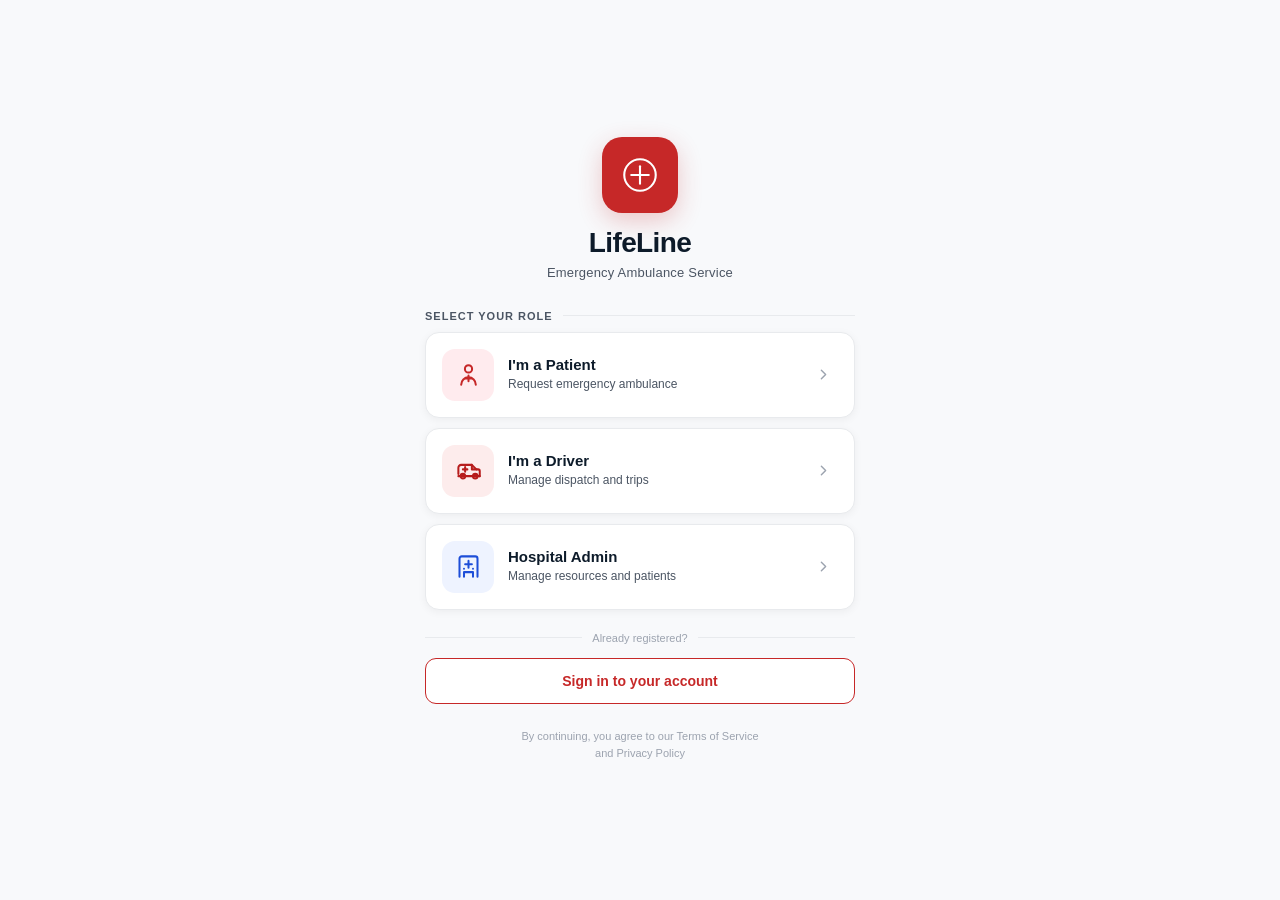
<file: frontend/index_role.html>
<!DOCTYPE html>
<html lang="en">
<head>
  <meta charset="UTF-8" />
  <meta name="viewport" content="width=device-width, initial-scale=1.0" />

  <title>LifeLine — Emergency Ambulance Service</title>

  <style>
    /* =========================================================
       RESET
    ========================================================= */
    *,
    *::before,
    *::after {
      margin: 0;
      padding: 0;
      box-sizing: border-box;
    }

    /* =========================================================
       THEME
    ========================================================= */
    :root {
      --red:        #C62828;
      --red-dark:   #B71C1C;
      --red-deep:   #8E0000;
      --red-light:  #FFEBEE;
      --red-mid:    #E57373;

      --navy:       #0D1B2A;
      --navy-mid:   #162536;

      --white:      #FFFFFF;
      --off-white:  #F8F9FB;

      --gray-100:   #E8EAED;
      --gray-200:   #D1D5DB;
      --gray-400:   #9CA3AF;
      --gray-600:   #4B5563;
      --gray-800:   #1F2937;

      --success:    #16803C;

      --font:
        -apple-system,
        BlinkMacSystemFont,
        "Segoe UI",
        Roboto,
        "Helvetica Neue",
        Arial,
        sans-serif;
    }

    /* =========================================================
       PAGE
    ========================================================= */
    html,
    body {
      width: 100%;
      min-height: 100%;
    }

    body {
      font-family: var(--font);
      background: var(--off-white);
      color: var(--gray-800);

      min-height: 100vh;

      display: flex;
      justify-content: center;
      align-items: center;

      padding: 40px 20px;
    }

    /* =========================================================
       MAIN CONTAINER
    ========================================================= */
    .container {
      width: 100%;
      max-width: 430px;

      display: flex;
      flex-direction: column;
      align-items: center;
    }

    /* =========================================================
       BRAND
    ========================================================= */
    .brand {
      text-align: center;
      margin-bottom: 30px;
    }

    /*
      Professional LifeLine medical logo
    */
    .brand-emblem {
      width: 76px;
      height: 76px;

      background: var(--red);
      border-radius: 20px;

      display: flex;
      align-items: center;
      justify-content: center;

      margin: 0 auto 15px;

      box-shadow:
        0 8px 24px rgba(198, 40, 40, 0.24);

      position: relative;
    }

    .brand-emblem svg {
      width: 42px;
      height: 42px;

      fill: none;
      stroke: #FFFFFF;

      stroke-width: 2.4;
      stroke-linecap: round;
      stroke-linejoin: round;
    }

    .brand h1 {
      font-size: 28px;
      line-height: 1.1;

      font-weight: 800;

      color: var(--navy);

      letter-spacing: -0.6px;
    }

    .brand p {
      margin-top: 6px;

      font-size: 13px;

      color: var(--gray-600);

      letter-spacing: 0.2px;
    }

    /* =========================================================
       SECTION HEADER
    ========================================================= */
    .section-header {
      width: 100%;

      display: flex;
      align-items: center;
      gap: 10px;

      margin-bottom: 10px;
    }

    .section-header span {
      font-size: 11px;

      font-weight: 700;

      color: var(--gray-600);

      text-transform: uppercase;

      letter-spacing: 1px;

      white-space: nowrap;
    }

    .section-header::after {
      content: "";

      flex: 1;

      height: 1px;

      background: var(--gray-100);
    }

    /* =========================================================
       ROLE LIST
    ========================================================= */
    .roles {
      width: 100%;

      display: flex;
      flex-direction: column;

      gap: 10px;

      margin-bottom: 22px;
    }

    /* =========================================================
       ROLE CARD
    ========================================================= */
    .role-card {
      width: 100%;

      min-height: 84px;

      display: flex;
      align-items: center;

      gap: 14px;

      padding: 16px;

      background: var(--white);

      border: 1.5px solid var(--gray-100);

      border-radius: 14px;

      text-decoration: none;

      cursor: pointer;

      box-shadow:
        0 2px 8px rgba(0, 0, 0, 0.05);

      transition:
        transform 0.15s ease,
        border-color 0.15s ease,
        box-shadow 0.15s ease,
        background 0.15s ease;

      -webkit-tap-highlight-color: transparent;
    }

    .role-card:hover {
      background: var(--white);

      border-color: var(--red-mid);

      transform: translateY(-2px);

      box-shadow:
        0 8px 22px rgba(198, 40, 40, 0.12);
    }

    .role-card:active {
      transform: translateY(0);
    }

    /* =========================================================
       ROLE ICON
    ========================================================= */
    .role-icon-wrap {
      width: 52px;
      height: 52px;

      flex-shrink: 0;

      border-radius: 13px;

      display: flex;
      align-items: center;
      justify-content: center;
    }

    .role-icon-wrap svg {
      width: 27px;
      height: 27px;

      fill: none;

      stroke: currentColor;

      stroke-width: 1.8;

      stroke-linecap: round;
      stroke-linejoin: round;
    }

    /* Patient */
    .role-icon-wrap.patient {
      background: var(--red-light);
      color: var(--red);
    }

    /* Driver */
    .role-icon-wrap.driver {
      background: #FDECEC;
      color: var(--red-dark);
    }

    /* Hospital */
    .role-icon-wrap.hospital {
      background: #EEF3FF;
      color: #1D4ED8;
    }

    /* =========================================================
       ROLE TEXT
    ========================================================= */
    .role-info {
      flex: 1;
      min-width: 0;
    }

    .role-info h3 {
      font-size: 15px;

      font-weight: 750;

      color: var(--navy);

      margin-bottom: 3px;
    }

    .role-info p {
      font-size: 12px;

      color: var(--gray-600);

      line-height: 1.4;
    }

    /* =========================================================
       ARROW
    ========================================================= */
    .role-arrow {
      width: 30px;
      height: 30px;

      flex-shrink: 0;

      display: flex;
      align-items: center;
      justify-content: center;

      border-radius: 50%;

      color: var(--gray-400);

      transition:
        background 0.15s ease,
        color 0.15s ease,
        transform 0.15s ease;
    }

    .role-card:hover .role-arrow {
      background: var(--red-light);

      color: var(--red);

      transform: translateX(2px);
    }

    .role-arrow svg {
      width: 17px;
      height: 17px;

      fill: none;

      stroke: currentColor;

      stroke-width: 2;

      stroke-linecap: round;
      stroke-linejoin: round;
    }

    /* =========================================================
       SIGN-IN DIVIDER
    ========================================================= */
    .divider {
      width: 100%;

      display: flex;
      align-items: center;

      gap: 10px;

      margin-bottom: 14px;
    }

    .divider-line {
      flex: 1;

      height: 1px;

      background: var(--gray-100);
    }

    .divider span {
      font-size: 11px;

      color: var(--gray-400);

      white-space: nowrap;
    }

    /* =========================================================
       SIGN-IN BUTTON
    ========================================================= */
    .signin-btn {
      width: 100%;

      padding: 14px 16px;

      background: var(--white);

      color: var(--red);

      border: 1.5px solid var(--red);

      border-radius: 11px;

      font-size: 14px;

      font-weight: 700;

      text-decoration: none;

      text-align: center;

      cursor: pointer;

      transition:
        background 0.15s ease,
        color 0.15s ease,
        box-shadow 0.15s ease;
    }

    .signin-btn:hover {
      background: var(--red);

      color: var(--white);

      box-shadow:
        0 5px 14px rgba(198, 40, 40, 0.20);
    }

    /* =========================================================
       FOOTER
    ========================================================= */
    .footer {
      margin-top: 24px;

      text-align: center;

      font-size: 11px;

      line-height: 1.6;

      color: var(--gray-400);
    }

    /* =========================================================
       MOBILE
    ========================================================= */
    @media (max-width: 500px) {

      body {
        padding: 28px 16px;
      }

      .container {
        max-width: 100%;
      }

      .brand {
        margin-bottom: 25px;
      }

      .brand-emblem {
        width: 68px;
        height: 68px;

        border-radius: 18px;
      }

      .brand-emblem svg {
        width: 38px;
        height: 38px;
      }

      .brand h1 {
        font-size: 25px;
      }

      .role-card {
        min-height: 80px;

        padding: 14px;
      }

      .role-icon-wrap {
        width: 48px;
        height: 48px;
      }
    }
  </style>
</head>

<body>

  <main class="container">

    <!-- =====================================================
         LIFELINE BRAND
    ====================================================== -->
    <div class="brand">

      <div class="brand-emblem">

        <!-- Medical Cross / LifeLine SVG -->
        <svg viewBox="0 0 48 48" aria-hidden="true">

          <path
            d="M24 6
               C14.1 6 6 14.1 6 24
               C6 33.9 14.1 42 24 42
               C33.9 42 42 33.9 42 24
               C42 14.1 33.9 6 24 6Z"
          />

          <path d="M24 14V34" />
          <path d="M14 24H34" />

        </svg>

      </div>

      <h1>LifeLine</h1>

      <p>Emergency Ambulance Service</p>

    </div>


    <!-- =====================================================
         ROLE HEADER
    ====================================================== -->
    <div class="section-header">
      <span>Select your role</span>
    </div>


    <!-- =====================================================
         ROLE CARDS
    ====================================================== -->
    <div class="roles">


      <!-- ===================================================
           PATIENT
      ==================================================== -->
      <div
        class="role-card"
        onclick="go('patient')"
        role="button"
        tabindex="0"
        onkeydown="handleRoleKey(event, 'patient')"
      >

        <div class="role-icon-wrap patient">

          <!-- Patient SVG -->
          <svg viewBox="0 0 24 24" aria-hidden="true">

            <circle cx="12" cy="7" r="3.2"></circle>

            <path d="M5.5 21a6.5 6.5 0 0 1 13 0"></path>

            <path d="M12 13v5"></path>

            <path d="M9.5 15.5h5"></path>

          </svg>

        </div>

        <div class="role-info">

          <h3>I'm a Patient</h3>

          <p>Request emergency ambulance</p>

        </div>

        <span class="role-arrow">

          <svg viewBox="0 0 24 24" aria-hidden="true">
            <path d="M9 18l6-6-6-6"></path>
          </svg>

        </span>

      </div>


      <!-- ===================================================
           DRIVER
      ==================================================== -->
      <div
        class="role-card"
        onclick="go('driver')"
        role="button"
        tabindex="0"
        onkeydown="handleRoleKey(event, 'driver')"
      >

        <div class="role-icon-wrap driver">

          <!-- Ambulance / Driver SVG -->
          <svg viewBox="0 0 24 24" aria-hidden="true">

            <path d="M3 15V9.5A2.5 2.5 0 0 1 5.5 7H15l4 4h1.5A1.5 1.5 0 0 1 22 12.5V17"></path>

            <path d="M3 17h19"></path>

            <circle cx="7" cy="17" r="2"></circle>

            <circle cx="18" cy="17" r="2"></circle>

            <path d="M15 7v4h4"></path>

            <path d="M9 9v4"></path>

            <path d="M7 11h4"></path>

          </svg>

        </div>

        <div class="role-info">

          <h3>I'm a Driver</h3>

          <p>Manage dispatch and trips</p>

        </div>

        <span class="role-arrow">

          <svg viewBox="0 0 24 24" aria-hidden="true">
            <path d="M9 18l6-6-6-6"></path>
          </svg>

        </span>

      </div>


      <!-- ===================================================
           HOSPITAL
      ==================================================== -->
      <div
        class="role-card"
        onclick="go('hospital')"
        role="button"
        tabindex="0"
        onkeydown="handleRoleKey(event, 'hospital')"
      >

        <div class="role-icon-wrap hospital">

          <!-- Hospital SVG -->
          <svg viewBox="0 0 24 24" aria-hidden="true">

            <path d="M4 21V5a2 2 0 0 1 2-2h12a2 2 0 0 1 2 2v16"></path>

            <path d="M8 21v-4h8v4"></path>

            <path d="M12 7v6"></path>

            <path d="M9 10h6"></path>

            <path d="M8 14h.01"></path>

            <path d="M16 14h.01"></path>

          </svg>

        </div>

        <div class="role-info">

          <h3>Hospital Admin</h3>

          <p>Manage resources and patients</p>

        </div>

        <span class="role-arrow">

          <svg viewBox="0 0 24 24" aria-hidden="true">
            <path d="M9 18l6-6-6-6"></path>
          </svg>

        </span>

      </div>

    </div>


    <!-- =====================================================
         SIGN IN
    ====================================================== -->
    <div class="divider">

      <div class="divider-line"></div>

      <span>Already registered?</span>

      <div class="divider-line"></div>

    </div>


    <a href="/login" class="signin-btn">
      Sign in to your account
    </a>


    <!-- =====================================================
         FOOTER
    ====================================================== -->
    <p class="footer">
      By continuing, you agree to our Terms of Service
      <br />
      and Privacy Policy
    </p>

  </main>


  <!-- =======================================================
       JAVASCRIPT
  ======================================================== -->
  <script>

    function go(role) {

      sessionStorage.setItem('selected_role', role);

      window.location.href = '/register/' + role;

    }


    function handleRoleKey(event, role) {

      if (event.key === 'Enter' || event.key === ' ') {

        event.preventDefault();

        go(role);

      }

    }

  </script>

</body>
</html>
</file>
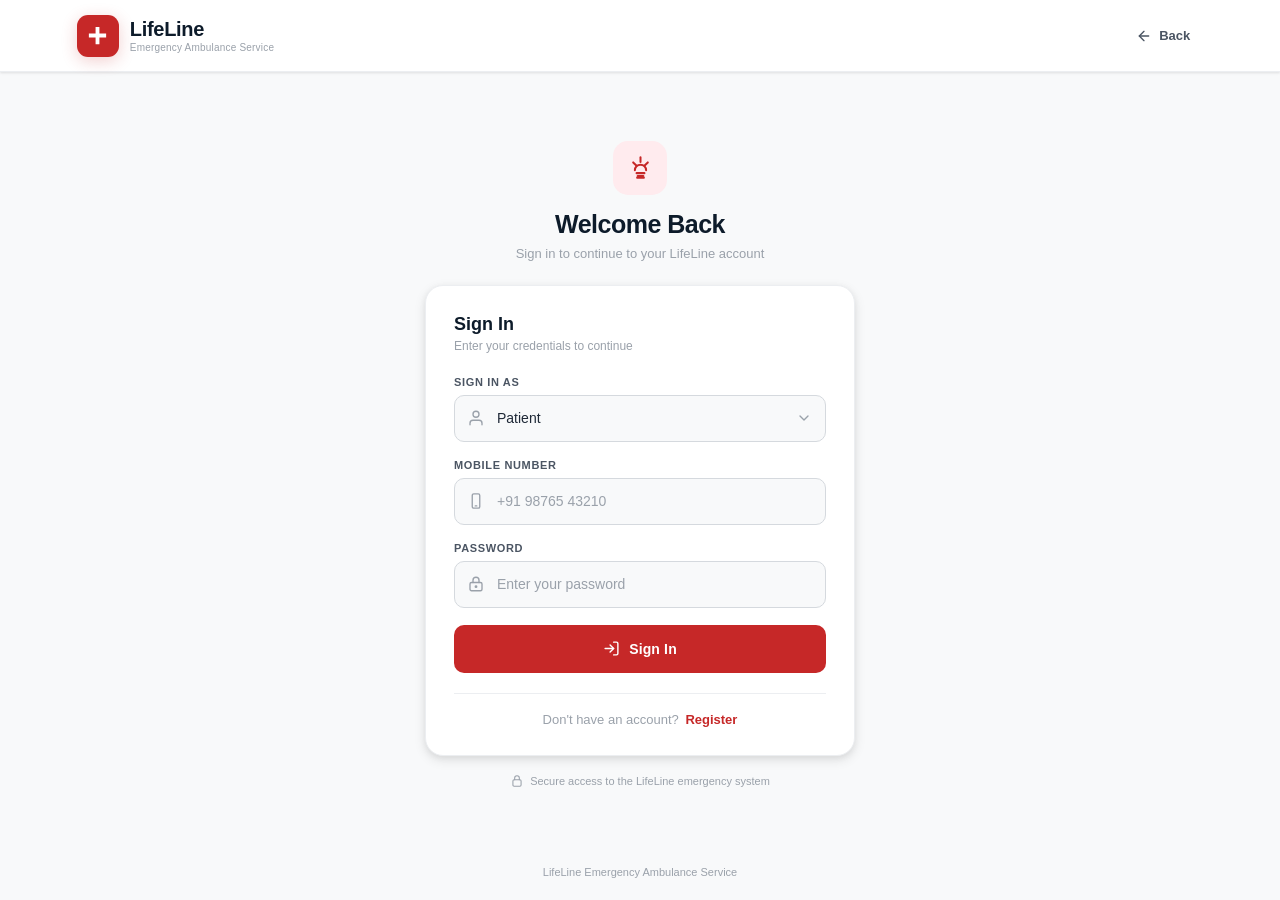
<file: frontend/login_page.html>
<!DOCTYPE html>
<html lang="en">
<head>
  <meta charset="UTF-8" />
  <meta name="viewport" content="width=device-width, initial-scale=1.0" />
  <title>LifeLine — Sign In</title>

  <style>
    *,
    *::before,
    *::after {
      margin: 0;
      padding: 0;
      box-sizing: border-box;
    }

    :root {
      --red: #C62828;
      --red-dark: #B71C1C;
      --red-deep: #8E0000;
      --red-light: #FFEBEE;
      --red-mid: #E57373;

      --navy: #0D1B2A;
      --navy-mid: #162536;

      --white: #FFFFFF;
      --off-white: #F8F9FA;

      --gray-100: #ECEEF1;
      --gray-200: #D5D9DE;
      --gray-400: #9AA1AA;
      --gray-600: #4B5563;
      --gray-800: #1F2937;

      --success: #16803C;

      --font:
        -apple-system,
        BlinkMacSystemFont,
        "Segoe UI",
        Roboto,
        "Helvetica Neue",
        Arial,
        sans-serif;

      --shadow-sm:
        0 1px 3px rgba(0, 0, 0, 0.08),
        0 1px 2px rgba(0, 0, 0, 0.04);

      --shadow-md:
        0 4px 12px rgba(0, 0, 0, 0.10),
        0 2px 6px rgba(0, 0, 0, 0.05);

      --shadow-red:
        0 4px 16px rgba(198, 40, 40, 0.22);
    }

    body {
      min-height: 100vh;
      font-family: var(--font);
      background: var(--off-white);
      color: var(--gray-800);
      display: flex;
      flex-direction: column;
    }

    /* =========================================
       HEADER
    ========================================= */

    .topbar {
      width: 100%;
      height: 72px;
      background: var(--white);
      border-bottom: 1px solid var(--gray-100);
      display: flex;
      align-items: center;
      justify-content: space-between;
      padding: 0 6%;
      box-shadow: var(--shadow-sm);
    }

    .brand {
      display: flex;
      align-items: center;
      gap: 11px;
      text-decoration: none;
      color: var(--navy);
    }

    .brand-logo {
      width: 42px;
      height: 42px;
      border-radius: 11px;
      background: var(--red);
      display: flex;
      align-items: center;
      justify-content: center;
      box-shadow: var(--shadow-red);
      flex-shrink: 0;
    }

    .brand-logo svg {
      width: 23px;
      height: 23px;
    }

    .brand-name {
      font-size: 20px;
      font-weight: 800;
      letter-spacing: -0.3px;
    }

    .brand-subtitle {
      font-size: 10px;
      color: var(--gray-400);
      margin-top: 1px;
      letter-spacing: 0.2px;
    }

    .back-link {
      display: inline-flex;
      align-items: center;
      gap: 7px;
      color: var(--gray-600);
      text-decoration: none;
      font-size: 13px;
      font-weight: 600;
      padding: 9px 13px;
      border-radius: 8px;
      transition: 0.2s ease;
    }

    .back-link svg {
      width: 16px;
      height: 16px;
    }

    .back-link:hover {
      color: var(--red);
      background: var(--red-light);
    }

    /* =========================================
       MAIN
    ========================================= */

    .main {
      flex: 1;
      display: flex;
      align-items: center;
      justify-content: center;
      padding: 45px 20px 55px;
    }

    .login-container {
      width: 100%;
      max-width: 430px;
    }

    /* =========================================
       PAGE INTRO
    ========================================= */

    .intro {
      text-align: center;
      margin-bottom: 24px;
    }

    .intro-icon {
      width: 54px;
      height: 54px;
      margin: 0 auto 14px;
      background: var(--red-light);
      color: var(--red);
      border-radius: 15px;
      display: flex;
      align-items: center;
      justify-content: center;
    }

    .intro-icon svg {
      width: 27px;
      height: 27px;
    }

    .intro h1 {
      font-size: 25px;
      line-height: 1.2;
      font-weight: 800;
      color: var(--navy);
      letter-spacing: -0.5px;
    }

    .intro p {
      margin-top: 7px;
      font-size: 13px;
      color: var(--gray-400);
    }

    /* =========================================
       CARD
    ========================================= */

    .card {
      background: var(--white);
      border: 1px solid var(--gray-100);
      border-radius: 18px;
      padding: 28px;
      box-shadow: var(--shadow-md);
    }

    .card-heading {
      margin-bottom: 23px;
    }

    .card-title {
      font-size: 18px;
      font-weight: 800;
      color: var(--navy);
    }

    .card-subtitle {
      margin-top: 4px;
      font-size: 12px;
      color: var(--gray-400);
    }

    /* =========================================
       ERROR
    ========================================= */

    .error-box {
      display: none;
      align-items: flex-start;
      gap: 9px;
      background: #FEF2F2;
      border: 1px solid #FECACA;
      border-radius: 10px;
      padding: 11px 13px;
      margin-bottom: 17px;
      color: var(--red-dark);
      font-size: 13px;
      line-height: 1.4;
    }

    .error-box.show {
      display: flex;
    }

    .error-icon {
      flex-shrink: 0;
      margin-top: 1px;
    }

    .error-icon svg {
      width: 17px;
      height: 17px;
    }

    /* =========================================
       FORM
    ========================================= */

    .field {
      margin-bottom: 17px;
    }

    label {
      display: block;
      margin-bottom: 7px;
      color: var(--gray-600);
      font-size: 11px;
      font-weight: 700;
      letter-spacing: 0.65px;
      text-transform: uppercase;
    }

    .input-wrap {
      position: relative;
    }

    .input-icon {
      position: absolute;
      left: 13px;
      top: 50%;
      transform: translateY(-50%);
      width: 18px;
      height: 18px;
      color: var(--gray-400);
      pointer-events: none;
      transition: color 0.2s ease;
    }

    .input-wrap:focus-within .input-icon {
      color: var(--red);
    }

    input,
    select {
      width: 100%;
      height: 47px;
      border: 1.5px solid var(--gray-200);
      border-radius: 10px;
      background: var(--off-white);
      color: var(--gray-800);
      font-family: var(--font);
      font-size: 14px;
      outline: none;
      transition:
        border-color 0.2s ease,
        background 0.2s ease,
        box-shadow 0.2s ease;
    }

    input {
      padding: 0 14px 0 42px;
    }

    select {
      padding: 0 40px 0 42px;
      appearance: none;
      -webkit-appearance: none;
      cursor: pointer;
    }

    input::placeholder {
      color: var(--gray-400);
    }

    input:focus,
    select:focus {
      border-color: var(--red);
      background: var(--white);
      box-shadow: 0 0 0 3px rgba(198, 40, 40, 0.08);
    }

    .select-arrow {
      position: absolute;
      right: 14px;
      top: 50%;
      transform: translateY(-50%);
      width: 16px;
      height: 16px;
      color: var(--gray-400);
      pointer-events: none;
    }

    /* =========================================
       BUTTON
    ========================================= */

    .submit-btn {
      width: 100%;
      height: 48px;
      margin-top: 3px;
      border: none;
      border-radius: 10px;
      background: var(--red);
      color: var(--white);
      font-family: var(--font);
      font-size: 14px;
      font-weight: 700;
      letter-spacing: 0.15px;
      cursor: pointer;
      display: flex;
      align-items: center;
      justify-content: center;
      gap: 9px;
      transition:
        background 0.2s ease,
        transform 0.1s ease,
        box-shadow 0.2s ease;
    }

    .submit-btn svg {
      width: 17px;
      height: 17px;
    }

    .submit-btn:hover:not(:disabled) {
      background: var(--red-dark);
      box-shadow: var(--shadow-red);
    }

    .submit-btn:active:not(:disabled) {
      transform: scale(0.99);
    }

    .submit-btn:disabled {
      opacity: 0.6;
      cursor: not-allowed;
    }

    /* =========================================
       REGISTER LINK
    ========================================= */

    .register-area {
      margin-top: 20px;
      padding-top: 18px;
      border-top: 1px solid var(--gray-100);
      text-align: center;
      font-size: 13px;
      color: var(--gray-400);
    }

    .register-area a {
      color: var(--red);
      font-weight: 700;
      text-decoration: none;
      margin-left: 3px;
    }

    .register-area a:hover {
      text-decoration: underline;
    }

    /* =========================================
       SECURITY NOTE
    ========================================= */

    .security-note {
      display: flex;
      justify-content: center;
      align-items: center;
      gap: 6px;
      margin-top: 18px;
      color: var(--gray-400);
      font-size: 11px;
    }

    .security-note svg {
      width: 14px;
      height: 14px;
    }

    /* =========================================
       FOOTER
    ========================================= */

    .footer {
      text-align: center;
      padding: 0 20px 22px;
      color: var(--gray-400);
      font-size: 11px;
    }

    /* =========================================
       RESPONSIVE
    ========================================= */

    @media (max-width: 600px) {

      .topbar {
        height: 64px;
        padding: 0 18px;
      }

      .brand-name {
        font-size: 18px;
      }

      .brand-subtitle {
        display: none;
      }

      .back-link {
        padding: 8px;
      }

      .back-link span {
        display: none;
      }

      .main {
        padding: 30px 16px 40px;
        align-items: flex-start;
      }

      .login-container {
        max-width: 100%;
      }

      .intro {
        margin-bottom: 20px;
      }

      .intro h1 {
        font-size: 22px;
      }

      .card {
        padding: 23px 20px 21px;
        border-radius: 16px;
      }
    }

    @media (max-width: 380px) {

      .card {
        padding: 20px 16px;
      }

      .brand-logo {
        width: 38px;
        height: 38px;
      }

      .brand-name {
        font-size: 17px;
      }
    }
  </style>
</head>

<body>

  <!-- =========================================
       HEADER
  ========================================== -->

  <header class="topbar">

    <a href="/" class="brand">

      <div class="brand-logo">
        <svg viewBox="0 0 24 24" fill="none"
             xmlns="http://www.w3.org/2000/svg"
             aria-hidden="true">

          <path
            d="M10 3H14V10H21V14H14V21H10V14H3V10H10V3Z"
            fill="white"
          />

        </svg>
      </div>

      <div>
        <div class="brand-name">LifeLine</div>
        <div class="brand-subtitle">Emergency Ambulance Service</div>
      </div>

    </a>

    <a href="/" class="back-link">

      <svg viewBox="0 0 24 24" fill="none"
           stroke="currentColor"
           stroke-width="2"
           stroke-linecap="round"
           stroke-linejoin="round"
           aria-hidden="true">

        <path d="M19 12H5" />
        <path d="M12 19L5 12L12 5" />

      </svg>

      <span>Back</span>

    </a>

  </header>


  <!-- =========================================
       MAIN
  ========================================== -->

  <main class="main">

    <div class="login-container">

      <!-- Intro -->

      <div class="intro">

        <div class="intro-icon">

          <svg viewBox="0 0 24 24"
               fill="none"
               stroke="currentColor"
               stroke-width="1.8"
               stroke-linecap="round"
               stroke-linejoin="round"
               aria-hidden="true">

            <path d="M15 21H9" />
            <path d="M12 3V7" />
            <path d="M5.5 7.5L8.3 10.3" />
            <path d="M18.5 7.5L15.7 10.3" />

            <path d="M7 14.5C7 11.74 9.24 9.5 12 9.5C14.76 9.5 17 11.74 17 14.5" />

            <path d="M8.5 17H15.5" />
            <path d="M9.5 19.5H14.5" />

          </svg>

        </div>

        <h1>Welcome Back</h1>

        <p>Sign in to continue to your LifeLine account</p>

      </div>


      <!-- Login Card -->

      <div class="card">

        <div class="card-heading">

          <div class="card-title">Sign In</div>

          <div class="card-subtitle">
            Enter your credentials to continue
          </div>

        </div>


        <!-- Error -->

        <div class="error-box" id="error-box">

          <span class="error-icon">

            <svg viewBox="0 0 24 24"
                 fill="none"
                 stroke="currentColor"
                 stroke-width="2"
                 stroke-linecap="round"
                 stroke-linejoin="round"
                 aria-hidden="true">

              <circle cx="12" cy="12" r="9" />
              <path d="M12 8V12" />
              <path d="M12 16H12.01" />

            </svg>

          </span>

          <span id="error-text"></span>

        </div>


        <!-- Role -->

        <div class="field">

          <label for="role">Sign in as</label>

          <div class="input-wrap">

            <svg class="input-icon"
                 viewBox="0 0 24 24"
                 fill="none"
                 stroke="currentColor"
                 stroke-width="1.8"
                 stroke-linecap="round"
                 stroke-linejoin="round"
                 aria-hidden="true">

              <path d="M20 21V19C20 16.79 18.21 15 16 15H8C5.79 15 4 16.79 4 19V21" />
              <circle cx="12" cy="7" r="4" />

            </svg>

            <select id="role">

              <option value="patient">Patient</option>
              <option value="driver">Driver</option>
              <option value="hospital">Hospital Admin</option>

            </select>

            <svg class="select-arrow"
                 viewBox="0 0 24 24"
                 fill="none"
                 stroke="currentColor"
                 stroke-width="2"
                 stroke-linecap="round"
                 stroke-linejoin="round"
                 aria-hidden="true">

              <path d="M6 9L12 15L18 9" />

            </svg>

          </div>

        </div>


        <!-- Mobile -->

        <div class="field">

          <label for="mobile">Mobile Number</label>

          <div class="input-wrap">

            <svg class="input-icon"
                 viewBox="0 0 24 24"
                 fill="none"
                 stroke="currentColor"
                 stroke-width="1.8"
                 stroke-linecap="round"
                 stroke-linejoin="round"
                 aria-hidden="true">

              <rect x="7" y="2.5" width="10" height="19" rx="2" />
              <path d="M11 18.5H13" />

            </svg>

            <input
              id="mobile"
              type="tel"
              inputmode="tel"
              placeholder="+91 98765 43210"
              autocomplete="tel"
            />

          </div>

        </div>


        <!-- Password -->

        <div class="field">

          <label for="password">Password</label>

          <div class="input-wrap">

            <svg class="input-icon"
                 viewBox="0 0 24 24"
                 fill="none"
                 stroke="currentColor"
                 stroke-width="1.8"
                 stroke-linecap="round"
                 stroke-linejoin="round"
                 aria-hidden="true">

              <rect x="4" y="10" width="16" height="11" rx="2" />
              <path d="M8 10V7C8 4.79 9.79 3 12 3C14.21 3 16 4.79 16 7V10" />
              <circle cx="12" cy="15.5" r="1" />

            </svg>

            <input
              id="password"
              type="password"
              placeholder="Enter your password"
              autocomplete="current-password"
            />

          </div>

        </div>


        <!-- Submit -->

        <button
          class="submit-btn"
          id="login-btn"
          type="button"
        >

          <svg viewBox="0 0 24 24"
               fill="none"
               stroke="currentColor"
               stroke-width="2"
               stroke-linecap="round"
               stroke-linejoin="round"
               aria-hidden="true">

            <path d="M15 3H19C20.1 3 21 3.9 21 5V19C21 20.1 20.1 21 19 21H15" />
            <path d="M10 17L15 12L10 7" />
            <path d="M15 12H3" />

          </svg>

          <span>Sign In</span>

        </button>


        <!-- Register -->

        <div class="register-area">

          Don't have an account?

          <a id="register-link" href="/">
            Register
          </a>

        </div>

      </div>


      <!-- Security -->

      <div class="security-note">

        <svg viewBox="0 0 24 24"
             fill="none"
             stroke="currentColor"
             stroke-width="1.8"
             stroke-linecap="round"
             stroke-linejoin="round"
             aria-hidden="true">

          <rect x="5" y="10" width="14" height="11" rx="2" />
          <path d="M8 10V7C8 4.79 9.79 3 12 3C14.21 3 16 4.79 16 7V10" />

        </svg>

        Secure access to the LifeLine emergency system

      </div>

    </div>

  </main>


  <!-- =========================================
       FOOTER
  ========================================== -->

  <footer class="footer">
    LifeLine Emergency Ambulance Service
  </footer>


  <!-- =========================================
       EXISTING LOGIN JAVASCRIPT
       FUNCTIONALITY PRESERVED
  ========================================== -->

  <script>

    (function () {

      try {

        const sel = document.getElementById('role');

        const stored =
          sessionStorage.getItem('role') ||
          (
            localStorage.getItem('patient_registered')
              ? 'patient'
              : null
          );

        if (stored) {
          sel.value = stored;
        }


        function updateRegisterLink() {

          const r = sel.value;

          document.getElementById('register-link').href =
            r === 'hospital'
              ? '/register/hospital'
              : r === 'driver'
                ? '/register/driver'
                : '/register/patient';

        }


        sel.addEventListener(
          'change',
          updateRegisterLink
        );

        updateRegisterLink();


        const saved =
          sessionStorage.getItem('mobile') ||
          (
            localStorage.getItem('user_data') &&
            JSON.parse(
              localStorage.getItem('user_data')
            ).mobile
          );


        if (saved) {

          document.getElementById('mobile').value =
            saved;

        }

      } catch (e) {}

    })();


    function showError(msg) {

      const box =
        document.getElementById('error-box');

      document.getElementById('error-text')
        .textContent = msg;

      box.classList.add('show');

    }


    function hideError() {

      document
        .getElementById('error-box')
        .classList
        .remove('show');

    }


    async function login() {

      const role =
        document.getElementById('role').value;

      const mobile =
        document
          .getElementById('mobile')
          .value
          .trim()
          .replace(/\s+/g, '');

      const password =
        document
          .getElementById('password')
          .value;

      const btn =
        document.getElementById('login-btn');

      hideError();


      if (!mobile || !password) {

        showError(
          'Please fill in all fields.'
        );

        return;

      }


      btn.disabled = true;

      btn.innerHTML = `
        <span>Signing in...</span>
      `;


      try {

        const res =
          await fetch(
            '/auth/login',
            {
              method: 'POST',

              headers: {
                'content-type':
                  'application/json'
              },

              body: JSON.stringify({
                role,
                mobile,
                password
              })
            }
          );


        const data =
          await res.json();


        if (!res.ok) {

          throw new Error(
            data.error || 'Login failed'
          );

        }


        sessionStorage.setItem(
          'user',
          JSON.stringify(data.user)
        );

        sessionStorage.setItem(
          'role',
          role
        );

        sessionStorage.setItem(
          'mobile',
          mobile
        );


        window.location.href =
          data.redirect ||
          (
            role === 'driver'
              ? '/driver'
              : role === 'patient'
                ? '/patient'
                : '/hospital'
          );

      }

      catch (e) {

        showError(
          e.message
        );

        btn.disabled = false;

        btn.innerHTML = `

          <svg viewBox="0 0 24 24"
               fill="none"
               stroke="currentColor"
               stroke-width="2"
               stroke-linecap="round"
               stroke-linejoin="round">

            <path d="M15 3H19C20.1 3 21 3.9 21 5V19C21 20.1 20.1 21 19 21H15" />
            <path d="M10 17L15 12L10 7" />
            <path d="M15 12H3" />

          </svg>

          <span>Sign In</span>

        `;

      }

    }


    document
      .getElementById('login-btn')
      .addEventListener(
        'click',
        login
      );


    document.addEventListener(
      'keydown',
      e => {

        if (e.key === 'Enter') {

          login();

        }

      }
    );

  </script>

</body>
</html>
</file>
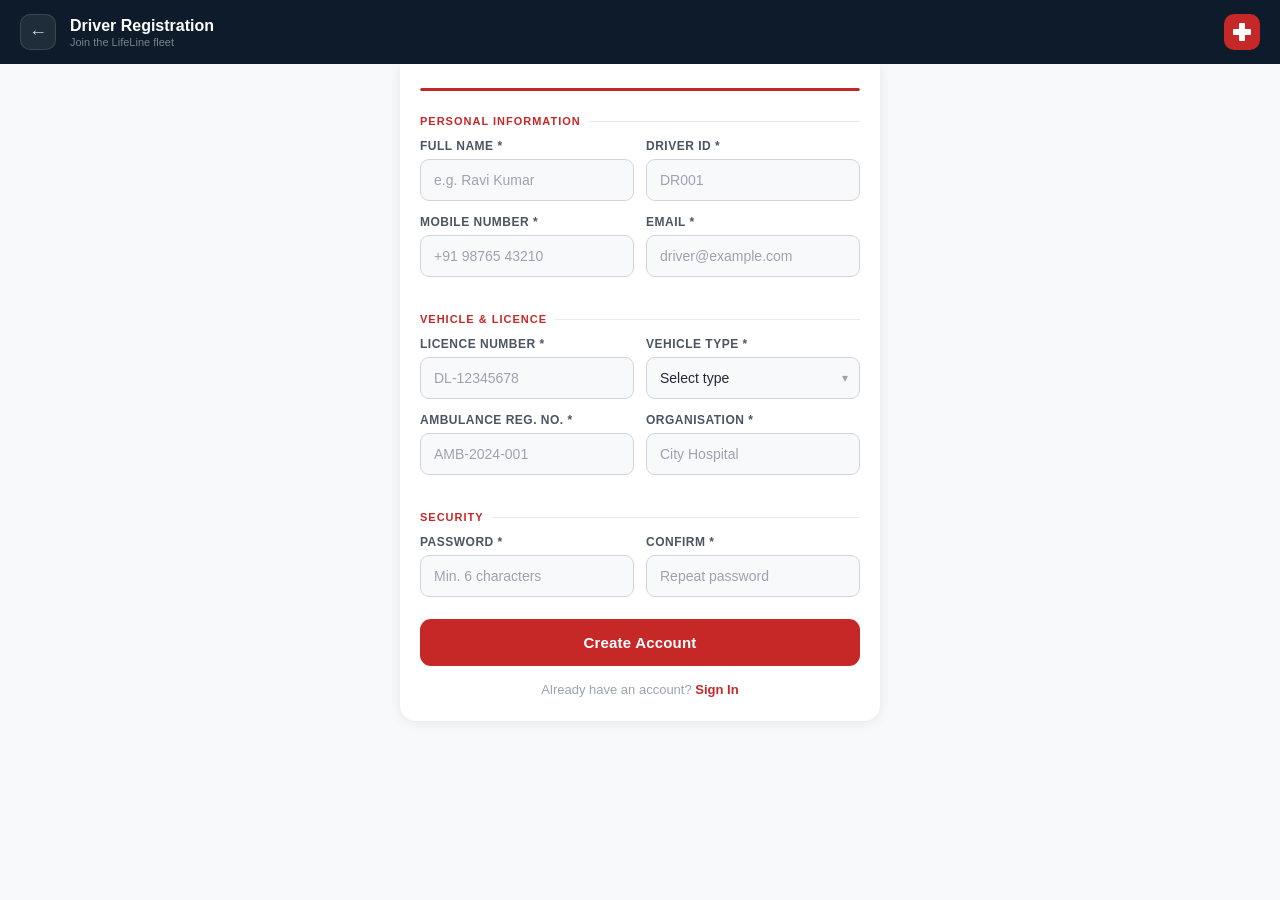
<file: frontend/register_driver.html>
<!DOCTYPE html>
<html lang="en">
<head>
  <meta charset="UTF-8" />
  <meta name="viewport" content="width=device-width, initial-scale=1.0" />
  <title>LifeLine — Driver Registration</title>
  <style>
    *, *::before, *::after { margin: 0; padding: 0; box-sizing: border-box; }
    :root {
      --red:       #C62828;
      --red-dark:  #B71C1C;
      --red-light: #FFEBEE;
      --navy:      #0D1B2A;
      --white:     #FFFFFF;
      --off-white: #F8F9FB;
      --gray-100:  #E8EAED;
      --gray-200:  #D1D5DB;
      --gray-400:  #9CA3AF;
      --gray-600:  #4B5563;
      --gray-800:  #1F2937;
      --success:   #1B7A3E;
      --success-bg:#E6F4EC;
      --font: -apple-system, BlinkMacSystemFont, 'Segoe UI', Roboto, sans-serif;
    }

    body {
      font-family: var(--font);
      background: var(--off-white);
      min-height: 100vh;
      display: flex;
      flex-direction: column;
      align-items: center;
      padding: 0 0 48px;
    }

    .page-header {
      width: 100%;
      background: var(--navy);
      padding: 14px 20px;
      display: flex;
      align-items: center;
      gap: 14px;
      position: sticky; top: 0; z-index: 10;
    }
    .back-btn {
      width: 36px; height: 36px;
      background: rgba(255,255,255,0.08);
      border: 1px solid rgba(255,255,255,0.12);
      border-radius: 10px;
      display: flex; align-items: center; justify-content: center;
      font-size: 18px; cursor: pointer;
      text-decoration: none; color: rgba(255,255,255,0.80);
      transition: background 0.15s; flex-shrink: 0;
    }
    .back-btn:hover { background: rgba(255,255,255,0.14); }
    .page-header-info { flex: 1; }
    .page-header-info h2 { font-size: 16px; font-weight: 700; color: var(--white); }
    .page-header-info p  { font-size: 11px; color: rgba(255,255,255,0.45); margin-top: 1px; }
    .header-badge {
      width: 36px; height: 36px;
      background: var(--red); border-radius: 10px;
      display: flex; align-items: center; justify-content: center;
      position: relative; flex-shrink: 0;
    }
    .header-badge .cv, .header-badge .ch {
      position: absolute; background: #fff; border-radius: 1px;
    }
    .header-badge .cv { width: 6px; height: 18px; }
    .header-badge .ch { width: 18px; height: 6px; }

    .card {
      background: var(--white);
      border-radius: 0 0 16px 16px;
      width: 100%; max-width: 480px;
      padding: 24px 20px;
      box-shadow: 0 2px 12px rgba(0,0,0,0.08);
    }

    .progress-bar { height: 3px; background: var(--gray-100); border-radius: 2px; margin-bottom: 24px; overflow: hidden; }
    .progress-fill { height: 100%; width: 100%; background: var(--red); border-radius: 2px; }

    .section-label {
      font-size: 11px; font-weight: 700; color: var(--red);
      text-transform: uppercase; letter-spacing: 1px;
      margin: 22px 0 12px;
      display: flex; align-items: center; gap: 8px;
    }
    .section-label::after { content: ''; flex: 1; height: 1px; background: var(--gray-100); }
    .section-label:first-child { margin-top: 0; }

    .form-row { display: flex; gap: 12px; }
    .form-row .field { flex: 1; }
    .field { margin-bottom: 14px; }

    label {
      display: block; font-size: 12px; font-weight: 700;
      color: var(--gray-600); text-transform: uppercase;
      letter-spacing: 0.5px; margin-bottom: 6px;
    }
    input, select {
      width: 100%; padding: 12px 13px;
      border: 1.5px solid var(--gray-200); border-radius: 9px;
      font-size: 14px; color: var(--gray-800); background: var(--off-white);
      outline: none; transition: border-color 0.15s, background 0.15s;
      font-family: var(--font); appearance: none; -webkit-appearance: none;
    }
    input:focus, select:focus { border-color: var(--red); background: var(--white); }
    input::placeholder { color: var(--gray-400); }
    .select-wrap { position: relative; }
    .select-wrap::after {
      content: '▾'; position: absolute; right: 12px; top: 50%;
      transform: translateY(-50%); color: var(--gray-400);
      font-size: 12px; pointer-events: none;
    }

    .msg-box {
      border-radius: 10px; padding: 11px 14px; font-size: 13px;
      font-weight: 500; margin-bottom: 16px; display: none;
      align-items: center; gap: 8px; line-height: 1.4;
    }
    .msg-box.error   { background:#FEF2F2; border:1px solid #FECACA; color:#B71C1C; }
    .msg-box.success { background: var(--success-bg); border:1px solid #A7D7B8; color: var(--success); }
    .msg-box.show    { display: flex; }

    .submit-btn {
      width: 100%; padding: 15px; background: var(--red); color: var(--white);
      border: none; border-radius: 11px; font-size: 15px; font-weight: 700;
      cursor: pointer; transition: background 0.15s, transform 0.1s;
      margin-top: 8px; letter-spacing: 0.2px;
    }
    .submit-btn:hover:not(:disabled) { background: var(--red-dark); }
    .submit-btn:active:not(:disabled) { transform: scale(0.99); }
    .submit-btn:disabled { opacity: 0.55; cursor: not-allowed; }

    .footer-links {
      text-align: center; margin-top: 16px; font-size: 13px; color: var(--gray-400);
    }
    .footer-links a { color: var(--red); text-decoration: none; font-weight: 700; }
    .footer-links a:hover { text-decoration: underline; }
  </style>
</head>
<body>

  <div class="page-header">
    <a href="/" class="back-btn">←</a>
    <div class="page-header-info">
      <h2>Driver Registration</h2>
      <p>Join the LifeLine fleet</p>
    </div>
    <div class="header-badge">
      <div class="cv"></div><div class="ch"></div>
    </div>
  </div>

  <div class="card">
    <div class="progress-bar"><div class="progress-fill"></div></div>

    <div class="msg-box error"   id="error-msg"></div>
    <div class="msg-box success" id="success-msg">✓ Registered successfully! Redirecting…</div>

    <div class="section-label">Personal Information</div>
    <div class="form-row">
      <div class="field">
        <label>Full Name *</label>
        <input id="name" type="text" placeholder="e.g. Ravi Kumar" />
      </div>
      <div class="field">
        <label>Driver ID *</label>
        <input id="driver-id" type="text" placeholder="DR001" />
      </div>
    </div>
    <div class="form-row">
      <div class="field">
        <label>Mobile Number *</label>
        <input id="mobile" type="tel" placeholder="+91 98765 43210" />
      </div>
      <div class="field">
        <label>Email *</label>
        <input id="email" type="email" placeholder="driver@example.com" />
      </div>
    </div>

    <div class="section-label">Vehicle &amp; Licence</div>
    <div class="form-row">
      <div class="field">
        <label>Licence Number *</label>
        <input id="licence" type="text" placeholder="DL-12345678" />
      </div>
      <div class="field">
        <label>Vehicle Type *</label>
        <div class="select-wrap">
          <select id="vehicle">
            <option value="">Select type</option>
            <option>Basic Life Support</option>
            <option>Advanced Life Support</option>
            <option>Patient Transport</option>
            <option>Neonatal</option>
          </select>
        </div>
      </div>
    </div>
    <div class="form-row">
      <div class="field">
        <label>Ambulance Reg. No. *</label>
        <input id="amb-reg" type="text" placeholder="AMB-2024-001" />
      </div>
      <div class="field">
        <label>Organisation *</label>
        <input id="org" type="text" placeholder="City Hospital" />
      </div>
    </div>

    <div class="section-label">Security</div>
    <div class="form-row">
      <div class="field">
        <label>Password *</label>
        <input id="password" type="password" placeholder="Min. 6 characters" />
      </div>
      <div class="field">
        <label>Confirm *</label>
        <input id="confirm" type="password" placeholder="Repeat password" />
      </div>
    </div>

    <button class="submit-btn" id="submit-btn" onclick="register()">Create Account</button>
    <div class="footer-links">Already have an account? <a href="/login">Sign In</a></div>
  </div>

  <script>
    
    function showError(msg) {
      const el = document.getElementById('error-msg');
      el.textContent = '⚠ ' + msg;
      el.classList.add('show');
    }

    async function register() {
      document.getElementById('error-msg').classList.remove('show');
      const fields = {
        full_name:            document.getElementById('name').value.trim(),
        driver_id:            document.getElementById('driver-id').value.trim(),
        mobile:               document.getElementById('mobile').value.trim().replace(/\s+/g, ''),
        email:                document.getElementById('email').value.trim(),
        licence_number:       document.getElementById('licence').value.trim(),
        vehicle_type:         document.getElementById('vehicle').value,
        ambulance_reg_number: document.getElementById('amb-reg').value.trim(),
        organisation:         document.getElementById('org').value.trim(),
        password:             document.getElementById('password').value,
      };
      const confirm = document.getElementById('confirm').value;

      for (const [k, v] of Object.entries(fields)) {
        if (!v) return showError('Please fill all required fields (' + k.replace(/_/g, ' ') + ').');
      }
      if (fields.password !== confirm) return showError('Passwords do not match.');
      if (fields.password.length < 6)  return showError('Password must be at least 6 characters.');

      const btn = document.getElementById('submit-btn');
      btn.disabled = true; btn.textContent = 'Creating account…';

      try {
        const res = await fetch('/auth/register', {
          method: 'POST',
          headers: { 'Content-Type': 'application/json' },
          body: JSON.stringify({ role: 'driver', ...fields })
        });
        const data = await res.json();
        if (!res.ok) throw new Error(data.error || 'Registration failed');
        sessionStorage.setItem('role',   'driver');
        sessionStorage.setItem('mobile', fields.mobile);
        sessionStorage.setItem('user',   JSON.stringify(data.user));
        localStorage.setItem('driver_registered', '1');
        localStorage.setItem('driver_data', JSON.stringify(data.user));
        document.getElementById('success-msg').classList.add('show');
        setTimeout(() => window.location.href = '/driver', 1500);
      } catch (e) {
        btn.disabled = false; btn.textContent = 'Create Account';
        showError(e.message);
      }
    }
  </script>
</body>
</html>
</file>
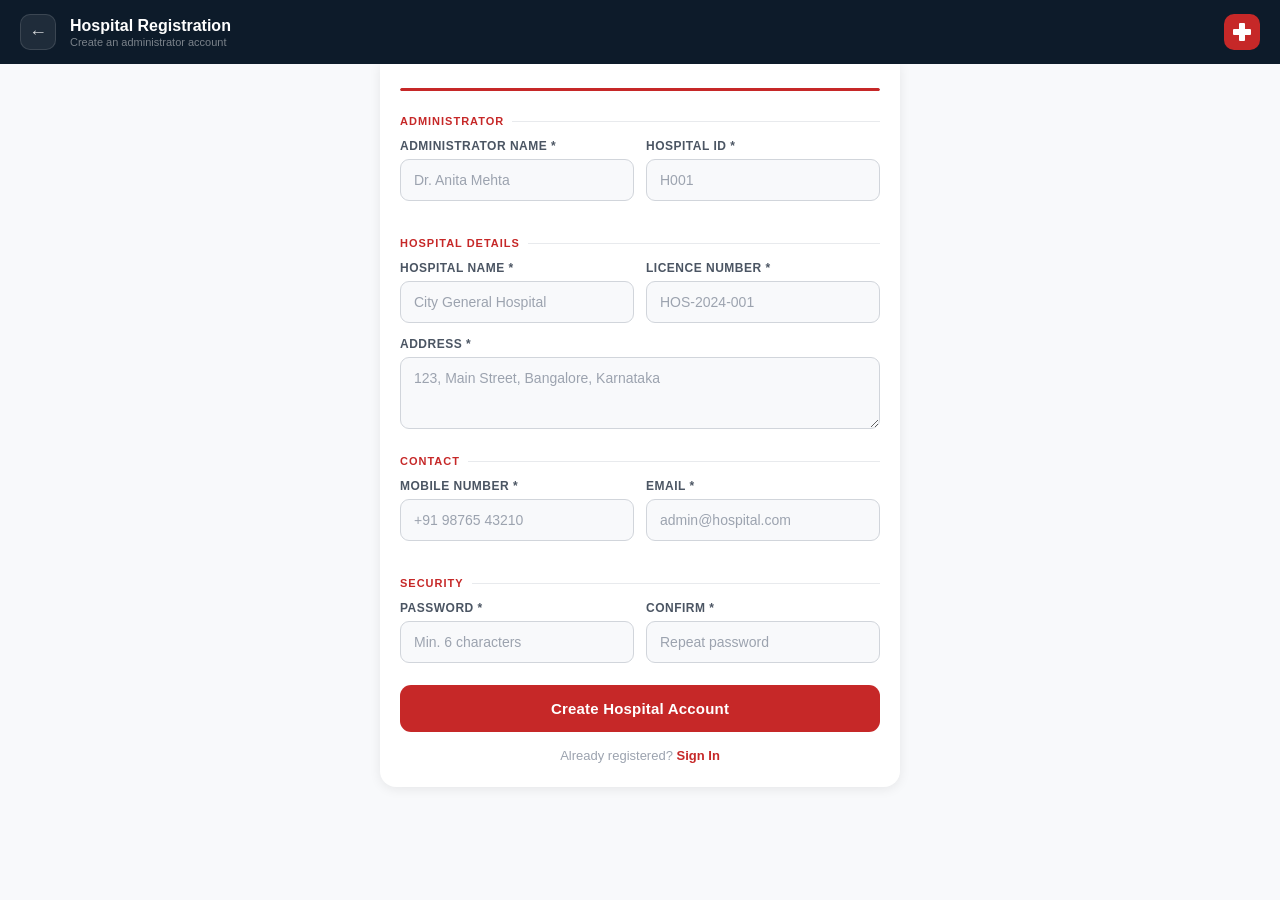
<file: frontend/register_hospital.html>
<!DOCTYPE html>
<html lang="en">
<head>
  <meta charset="UTF-8" />
  <meta name="viewport" content="width=device-width, initial-scale=1.0" />
  <title>LifeLine — Hospital Registration</title>
  <style>
    *, *::before, *::after { margin: 0; padding: 0; box-sizing: border-box; }
    :root {
      --red:       #C62828;
      --red-dark:  #B71C1C;
      --navy:      #0D1B2A;
      --white:     #FFFFFF;
      --off-white: #F8F9FB;
      --gray-100:  #E8EAED;
      --gray-200:  #D1D5DB;
      --gray-400:  #9CA3AF;
      --gray-600:  #4B5563;
      --gray-800:  #1F2937;
      --success:   #1d984a;
      --success-bg:#E6F4EC;
      --font: -apple-system, BlinkMacSystemFont, 'Segoe UI', Roboto, sans-serif;
    }

    body {
      font-family: var(--font);
      background: var(--off-white);
      min-height: 100vh;
      display: flex;
      flex-direction: column;
      align-items: center;
      padding: 0 0 48px;
    }

    .page-header {
      width: 100%;
      background: var(--navy);
      padding: 14px 20px;
      display: flex;
      align-items: center;
      gap: 14px;
      position: sticky; top: 0; z-index: 10;
    }
    .back-btn {
      width: 36px; height: 36px;
      background: rgba(255,255,255,0.08);
      border: 1px solid rgba(255,255,255,0.12);
      border-radius: 10px;
      display: flex; align-items: center; justify-content: center;
      font-size: 18px; cursor: pointer;
      text-decoration: none; color: rgba(255,255,255,0.80);
      transition: background 0.15s; flex-shrink: 0;
    }
    .back-btn:hover { background: rgba(255,255,255,0.14); }
    .page-header-info { flex: 1; }
    .page-header-info h2 { font-size: 16px; font-weight: 700; color: var(--white); }
    .page-header-info p  { font-size: 11px; color: rgba(255,255,255,0.45); margin-top: 1px; }
    .header-badge {
      width: 36px; height: 36px;
      background: var(--red); border-radius: 10px;
      display: flex; align-items: center; justify-content: center;
      position: relative; flex-shrink: 0;
    }
    .header-badge .cv, .header-badge .ch {
      position: absolute; background: #fff; border-radius: 1px;
    }
    .header-badge .cv { width: 6px; height: 18px; }
    .header-badge .ch { width: 18px; height: 6px; }

    .card {
      background: var(--white);
      border-radius: 0 0 16px 16px;
      width: 100%; max-width: 520px;
      padding: 24px 20px;
      box-shadow: 0 2px 12px rgba(0,0,0,0.08);
    }

    .progress-bar { height: 3px; background: var(--gray-100); border-radius: 2px; margin-bottom: 24px; overflow: hidden; }
    .progress-fill { height: 100%; width: 100%; background: var(--red); border-radius: 2px; }

    .section-label {
      font-size: 11px; font-weight: 700; color: var(--red);
      text-transform: uppercase; letter-spacing: 1px;
      margin: 22px 0 12px;
      display: flex; align-items: center; gap: 8px;
    }
    .section-label::after { content: ''; flex: 1; height: 1px; background: var(--gray-100); }
    .section-label:first-child { margin-top: 0; }

    .form-row { display: flex; gap: 12px; }
    .form-row .field { flex: 1; }
    .field { margin-bottom: 14px; }

    label {
      display: block; font-size: 12px; font-weight: 700;
      color: var(--gray-600); text-transform: uppercase;
      letter-spacing: 0.5px; margin-bottom: 6px;
    }
    input, textarea {
      width: 100%; padding: 12px 13px;
      border: 1.5px solid var(--gray-200); border-radius: 9px;
      font-size: 14px; color: var(--gray-800); background: var(--off-white);
      outline: none; transition: border-color 0.15s, background 0.15s;
      font-family: var(--font);
    }
    input:focus, textarea:focus { border-color: var(--red); background: var(--white); }
    input::placeholder, textarea::placeholder { color: var(--gray-400); }
    textarea { resize: vertical; min-height: 72px; }

    .msg-box {
      border-radius: 10px; padding: 11px 14px; font-size: 13px;
      font-weight: 500; margin-bottom: 16px; display: none;
      align-items: center; gap: 8px; line-height: 1.4;
    }
    .msg-box.error   { background:#FEF2F2; border:1px solid #FECACA; color:#B71C1C; }
    .msg-box.success { background: var(--success-bg); border:1px solid #A7D7B8; color: var(--success); }
    .msg-box.show    { display: flex; }

    .submit-btn {
      width: 100%; padding: 15px; background: var(--red); color: var(--white);
      border: none; border-radius: 11px; font-size: 15px; font-weight: 700;
      cursor: pointer; transition: background 0.15s, transform 0.1s;
      margin-top: 8px; letter-spacing: 0.2px;
    }
    .submit-btn:hover { background: var(--red-dark); }
    .submit-btn:active { transform: scale(0.99); }

    .footer-links {
      text-align: center; margin-top: 16px; font-size: 13px; color: var(--gray-400);
    }
    .footer-links a { color: var(--red); text-decoration: none; font-weight: 700; }
    .footer-links a:hover { text-decoration: underline; }
  </style>
</head>
<body>

  <div class="page-header">
    <a href="/" class="back-btn">←</a>
    <div class="page-header-info">
      <h2>Hospital Registration</h2>
      <p>Create an administrator account</p>
    </div>
    <div class="header-badge">
      <div class="cv"></div><div class="ch"></div>
    </div>
  </div>

  <div class="card">
    <div class="progress-bar"><div class="progress-fill"></div></div>

    <div class="msg-box error"   id="msg"></div>
    <div class="msg-box success" id="success-msg">✓ Hospital account created! Redirecting…</div>

    <div class="section-label">Administrator</div>
    <div class="form-row">
      <div class="field">
        <label>Administrator Name *</label>
        <input id="admin_name" type="text" placeholder="Dr. Anita Mehta" required />
      </div>
      <div class="field">
        <label>Hospital ID *</label>
        <input id="hospital_id" type="text" placeholder="H001" required />
      </div>
    </div>

    <div class="section-label">Hospital Details</div>
    <div class="form-row">
      <div class="field">
        <label>Hospital Name *</label>
        <input id="hospital_name" type="text" placeholder="City General Hospital" required />
      </div>
      <div class="field">
        <label>Licence Number *</label>
        <input id="licence_number" type="text" placeholder="HOS-2024-001" required />
      </div>
    </div>
    <div class="field">
      <label>Address *</label>
      <textarea id="address" placeholder="123, Main Street, Bangalore, Karnataka" required></textarea>
    </div>

    <div class="section-label">Contact</div>
    <div class="form-row">
      <div class="field">
        <label>Mobile Number *</label>
        <input id="mobile" type="tel" placeholder="+91 98765 43210" required />
      </div>
      <div class="field">
        <label>Email *</label>
        <input id="email" type="email" placeholder="admin@hospital.com" required />
      </div>
    </div>

    <div class="section-label">Security</div>
    <div class="form-row">
      <div class="field">
        <label>Password *</label>
        <input id="password" type="password" placeholder="Min. 6 characters" required />
      </div>
      <div class="field">
        <label>Confirm *</label>
        <input id="confirm" type="password" placeholder="Repeat password" required />
      </div>
    </div>

    <button class="submit-btn" id="submit-btn" onclick="register()">Create Hospital Account</button>
    <div class="footer-links">Already registered? <a href="/login">Sign In</a></div>
  </div>

  <script>
    function show(msg, type='error') {
      const el = document.getElementById('msg');
      el.textContent = (type === 'error' ? '⚠ ' : '✓ ') + msg;
      el.className = 'msg-box ' + type + ' show';
    }

    async function register() {
      document.getElementById('msg').classList.remove('show');
      const password = document.getElementById('password').value;
      const confirm  = document.getElementById('confirm').value;
      if (password !== confirm) return show('Passwords do not match.');

      const payload = {
        role:           'hospital',
        admin_name:     document.getElementById('admin_name').value.trim(),
        hospital_id:    document.getElementById('hospital_id').value.trim(),
        hospital_name:  document.getElementById('hospital_name').value.trim(),
        mobile:         document.getElementById('mobile').value.trim().replace(/\s+/g,''),
        email:          document.getElementById('email').value.trim(),
        licence_number: document.getElementById('licence_number').value.trim(),
        address:        document.getElementById('address').value.trim(),
        password
      };

      for (const [k, v] of Object.entries(payload)) {
        if (k !== 'role' && !v) return show('Please fill all required fields.');
      }

      const btn = document.getElementById('submit-btn');
      btn.disabled = true; btn.textContent = 'Creating account…';

      try {
        const r = await fetch('/auth/register', {
          method: 'POST',
          headers: { 'Content-Type': 'application/json' },
          body: JSON.stringify(payload)
        });
        const d = await r.json();
        if (!r.ok) throw new Error(d.error || 'Registration failed');
        sessionStorage.setItem('role',   'hospital');
        sessionStorage.setItem('mobile', payload.mobile);
        sessionStorage.setItem('user',   JSON.stringify(d.user));
        document.getElementById('success-msg').classList.add('show');
        setTimeout(() => window.location.href = '/hospital', 1500);
      } catch (err) {
        btn.disabled = false; btn.textContent = 'Create Hospital Account';
        show(err.message);
      }
    }
  </script>
</body>
</html>
</file>
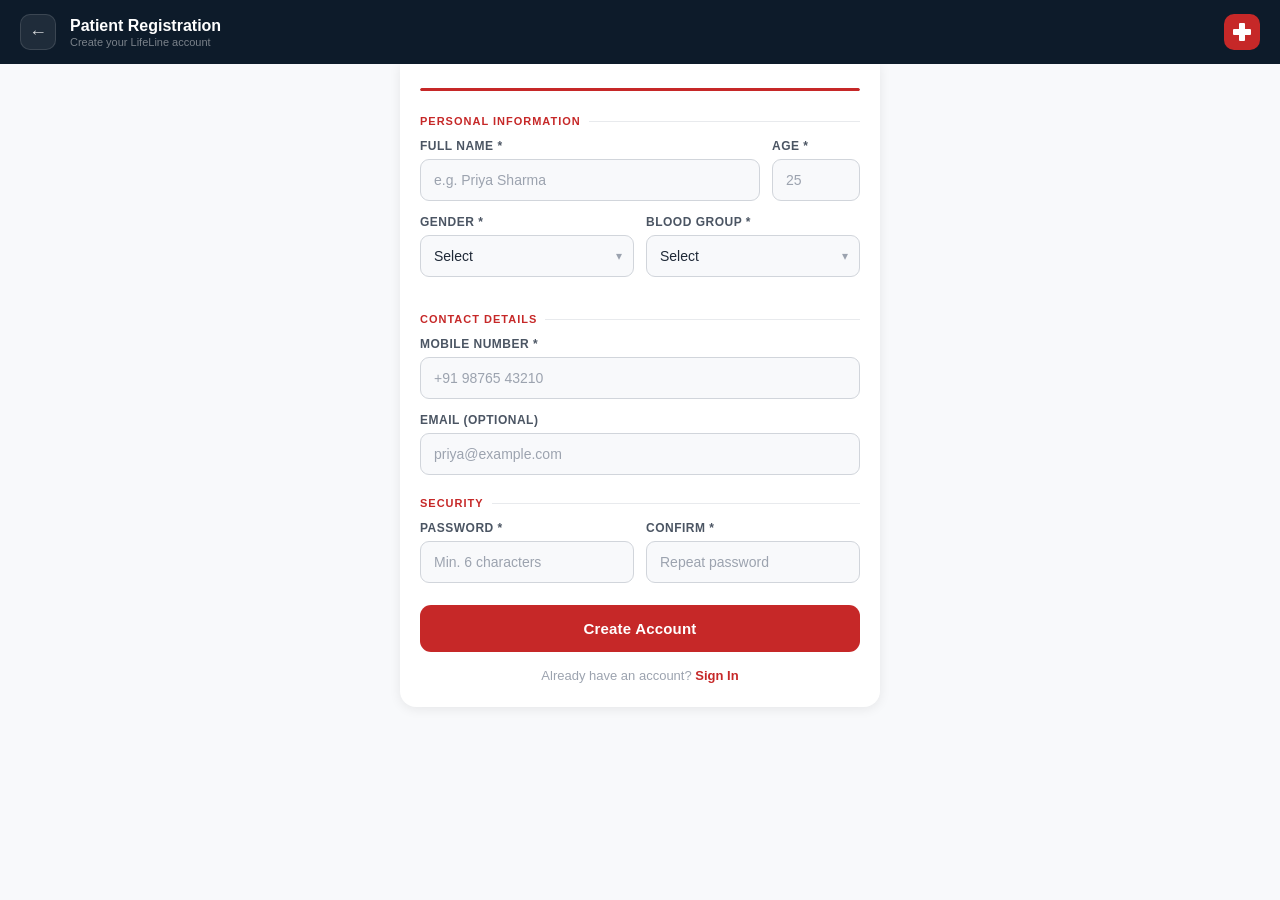
<file: frontend/register_patient.html>
<!DOCTYPE html>
<html lang="en">
<head>
  <meta charset="UTF-8" />
  <meta name="viewport" content="width=device-width, initial-scale=1.0" />
  <title>LifeLine — Patient Registration</title>
  <style>
    *, *::before, *::after { margin: 0; padding: 0; box-sizing: border-box; }
    :root {
      --red:       #C62828;
      --red-dark:  #B71C1C;
      --red-light: #FFEBEE;
      --navy:      #0D1B2A;
      --white:     #FFFFFF;
      --off-white: #F8F9FB;
      --gray-100:  #E8EAED;
      --gray-200:  #D1D5DB;
      --gray-400:  #9CA3AF;
      --gray-600:  #4B5563;
      --gray-800:  #1F2937;
      --success:   #1B7A3E;
      --success-bg:#E6F4EC;
      --font: -apple-system, BlinkMacSystemFont, 'Segoe UI', Roboto, sans-serif;
    }

    body {
      font-family: var(--font);
      background: var(--off-white);
      min-height: 100vh;
      display: flex;
      flex-direction: column;
      align-items: center;
      padding: 0 0 48px;
    }

    /* ── Top header strip ── */
    .page-header {
      width: 100%;
      background: var(--navy);
      padding: 14px 20px;
      display: flex;
      align-items: center;
      gap: 14px;
      position: sticky;
      top: 0;
      z-index: 10;
    }
    .back-btn {
      width: 36px; height: 36px;
      background: rgba(255,255,255,0.08);
      border: 1px solid rgba(255,255,255,0.12);
      border-radius: 10px;
      display: flex; align-items: center; justify-content: center;
      font-size: 18px; cursor: pointer;
      text-decoration: none; color: rgba(255,255,255,0.80);
      transition: background 0.15s;
      flex-shrink: 0;
    }
    .back-btn:hover { background: rgba(255,255,255,0.14); }

    .page-header-info { flex: 1; }
    .page-header-info h2 {
      font-size: 16px; font-weight: 700; color: var(--white);
    }
    .page-header-info p {
      font-size: 11px; color: rgba(255,255,255,0.45); margin-top: 1px;
    }

    /* red cross badge */
    .header-badge {
      width: 36px; height: 36px;
      background: var(--red);
      border-radius: 10px;
      display: flex; align-items: center; justify-content: center;
      position: relative; flex-shrink: 0;
    }
    .header-badge .cv, .header-badge .ch {
      position: absolute; background: #fff; border-radius: 1px;
    }
    .header-badge .cv { width: 6px; height: 18px; }
    .header-badge .ch { width: 18px; height: 6px; }

    /* ── Card ── */
    .card {
      background: var(--white);
      border-radius: 0 0 16px 16px;
      width: 100%; max-width: 480px;
      padding: 24px 20px;
      box-shadow: 0 2px 12px rgba(0,0,0,0.08);
    }

    /* progress indicator */
    .progress-bar {
      height: 3px;
      background: var(--gray-100);
      border-radius: 2px;
      margin-bottom: 24px;
      overflow: hidden;
    }
    .progress-fill {
      height: 100%;
      width: 100%;
      background: var(--red);
      border-radius: 2px;
    }

    .section-label {
      font-size: 11px;
      font-weight: 700;
      color: var(--red);
      text-transform: uppercase;
      letter-spacing: 1px;
      margin: 22px 0 12px;
      display: flex;
      align-items: center;
      gap: 8px;
    }
    .section-label::after {
      content: '';
      flex: 1;
      height: 1px;
      background: var(--gray-100);
    }
    .section-label:first-child { margin-top: 0; }

    .form-row { display: flex; gap: 12px; }
    .form-row .field { flex: 1; }
    .field { margin-bottom: 14px; }

    label {
      display: block;
      font-size: 12px;
      font-weight: 700;
      color: var(--gray-600);
      text-transform: uppercase;
      letter-spacing: 0.5px;
      margin-bottom: 6px;
    }

    input, select {
      width: 100%;
      padding: 12px 13px;
      border: 1.5px solid var(--gray-200);
      border-radius: 9px;
      font-size: 14px;
      color: var(--gray-800);
      background: var(--off-white);
      outline: none;
      transition: border-color 0.15s, background 0.15s;
      font-family: var(--font);
      appearance: none; -webkit-appearance: none;
    }
    input:focus, select:focus {
      border-color: var(--red);
      background: var(--white);
    }
    input::placeholder { color: var(--gray-400); }

    .select-wrap { position: relative; }
    .select-wrap::after {
      content: '▾';
      position: absolute;
      right: 12px; top: 50%;
      transform: translateY(-50%);
      color: var(--gray-400); font-size: 12px;
      pointer-events: none;
    }

    /* messages */
    .msg-box {
      border-radius: 10px;
      padding: 11px 14px;
      font-size: 13px;
      font-weight: 500;
      margin-bottom: 16px;
      display: none;
      align-items: center;
      gap: 8px;
      line-height: 1.4;
    }
    .msg-box.error   { background:#FEF2F2; border:1px solid #FECACA; color:#B71C1C; }
    .msg-box.success { background: var(--success-bg); border: 1px solid #A7D7B8; color: var(--success); }
    .msg-box.show    { display: flex; }

    /* submit */
    .submit-btn {
      width: 100%;
      padding: 15px;
      background: var(--red);
      color: var(--white);
      border: none;
      border-radius: 11px;
      font-size: 15px;
      font-weight: 700;
      cursor: pointer;
      transition: background 0.15s, transform 0.1s;
      margin-top: 8px;
      letter-spacing: 0.2px;
    }
    .submit-btn:hover:not(:disabled) { background: var(--red-dark); }
    .submit-btn:active:not(:disabled) { transform: scale(0.99); }
    .submit-btn:disabled { opacity: 0.55; cursor: not-allowed; }

    .footer-links {
      text-align: center;
      margin-top: 16px;
      font-size: 13px;
      color: var(--gray-400);
    }
    .footer-links a { color: var(--red); text-decoration: none; font-weight: 700; }
    .footer-links a:hover { text-decoration: underline; }
  </style>
</head>
<body>

  <div class="page-header">
    <a href="/" class="back-btn">←</a>
    <div class="page-header-info">
      <h2>Patient Registration</h2>
      <p>Create your LifeLine account</p>
    </div>
    <div class="header-badge">
      <div class="cv"></div><div class="ch"></div>
    </div>
  </div>

  <div class="card">
    <div class="progress-bar"><div class="progress-fill"></div></div>

    <div class="msg-box error"  id="error-msg"></div>
    <div class="msg-box success" id="success-msg">✓ Registered successfully! Redirecting…</div>

    <div class="section-label">Personal Information</div>

    <div class="form-row">
      <div class="field">
        <label>Full Name *</label>
        <input id="name" type="text" placeholder="e.g. Priya Sharma" />
      </div>
      <div class="field" style="max-width:88px">
        <label>Age *</label>
        <input id="age" type="number" min="1" max="120" placeholder="25" />
      </div>
    </div>

    <div class="form-row">
      <div class="field">
        <label>Gender *</label>
        <div class="select-wrap">
          <select id="gender">
            <option value="">Select</option>
            <option>Male</option>
            <option>Female</option>
            <option>Other</option>
          </select>
        </div>
      </div>
      <div class="field">
        <label>Blood Group *</label>
        <div class="select-wrap">
          <select id="blood">
            <option value="">Select</option>
            <option>A+</option><option>A-</option>
            <option>B+</option><option>B-</option>
            <option>AB+</option><option>AB-</option>
            <option>O+</option><option>O-</option>
          </select>
        </div>
      </div>
    </div>

    <div class="section-label">Contact Details</div>

    <div class="field">
      <label>Mobile Number *</label>
      <input id="mobile" type="tel" placeholder="+91 98765 43210" />
    </div>
    <div class="field">
      <label>Email (optional)</label>
      <input id="email" type="email" placeholder="priya@example.com" />
    </div>

    <div class="section-label">Security</div>

    <div class="form-row">
      <div class="field">
        <label>Password *</label>
        <input id="password" type="password" placeholder="Min. 6 characters" />
      </div>
      <div class="field">
        <label>Confirm *</label>
        <input id="confirm" type="password" placeholder="Repeat password" />
      </div>
    </div>

    <button class="submit-btn" id="submit-btn" onclick="register()">Create Account</button>

    <div class="footer-links">Already have an account? <a href="/login">Sign In</a></div>
  </div>

  <script>
    if (localStorage.getItem('patient_registered')) window.location.href = '/patient';

    function showError(msg) {
      const el = document.getElementById('error-msg');
      el.textContent = '⚠ ' + msg;
      el.classList.add('show');
    }

    async function register() {
      document.getElementById('error-msg').classList.remove('show');
      const name     = document.getElementById('name').value.trim();
      const age      = document.getElementById('age').value.trim();
      const gender   = document.getElementById('gender').value;
      const blood    = document.getElementById('blood').value;
      const mobile   = document.getElementById('mobile').value.trim().replace(/\s+/g, '');
      const email    = document.getElementById('email').value.trim();
      const password = document.getElementById('password').value;
      const confirm  = document.getElementById('confirm').value;

      if (!name || !age || !gender || !blood || !mobile || !password)
        return showError('Please fill all required fields.');
      if (password !== confirm)  return showError('Passwords do not match.');
      if (password.length < 6)   return showError('Password must be at least 6 characters.');

      const btn = document.getElementById('submit-btn');
      btn.disabled = true; btn.textContent = 'Creating account…';

      try {
        const res = await fetch('/auth/register', {
          method: 'POST',
          headers: { 'Content-Type': 'application/json' },
          body: JSON.stringify({ role:'patient', full_name:name, age:parseInt(age),
            gender, blood_group:blood, mobile, email, password })
        });
        const data = await res.json();
        if (!res.ok) throw new Error(data.error || 'Registration failed');
        sessionStorage.setItem('role',   'patient');
        sessionStorage.setItem('mobile', mobile);
        sessionStorage.setItem('user',   JSON.stringify(data.user));
        localStorage.setItem('patient_registered', '1');
        localStorage.setItem('user_data', JSON.stringify(data.user));
        document.getElementById('success-msg').classList.add('show');
        setTimeout(() => window.location.href = '/patient', 1500);
      } catch (e) {
        btn.disabled = false; btn.textContent = 'Create Account';
        showError(e.message);
      }
    }
  </script>
</body>
</html>
</file>
